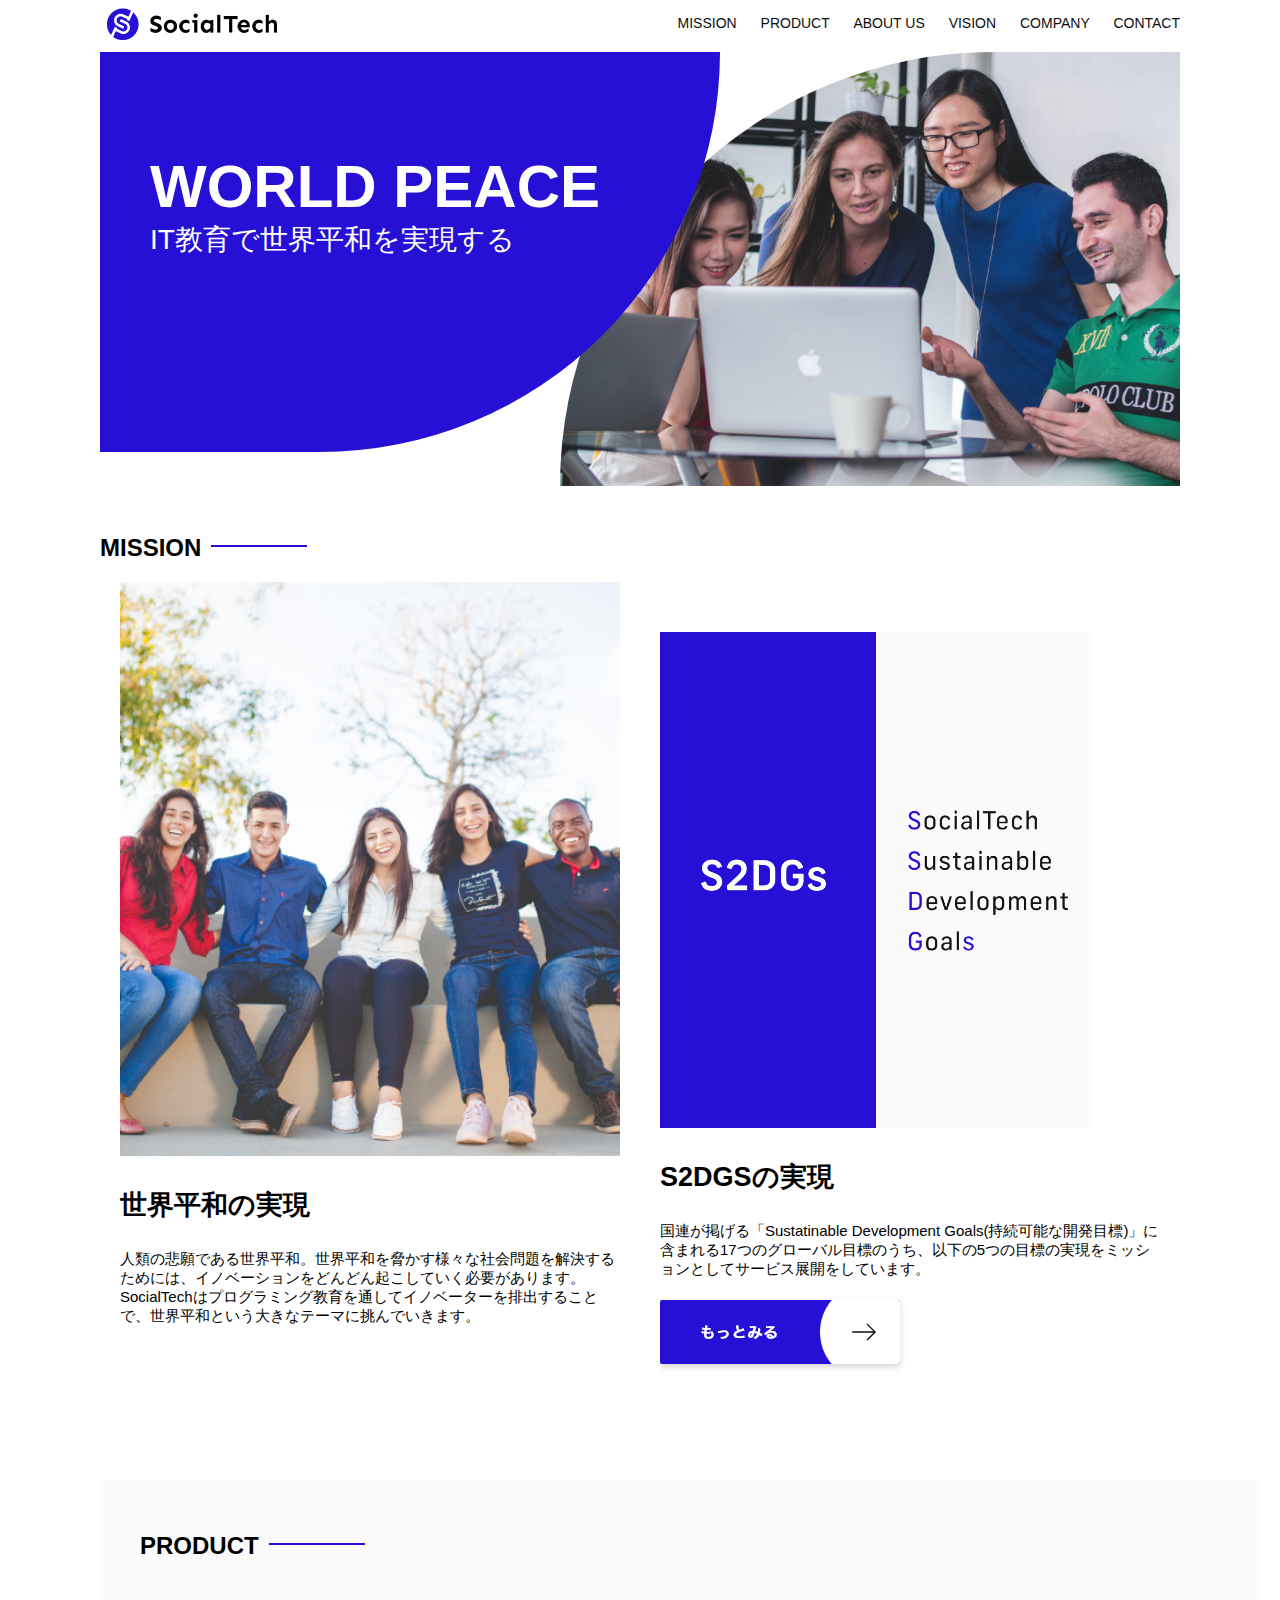
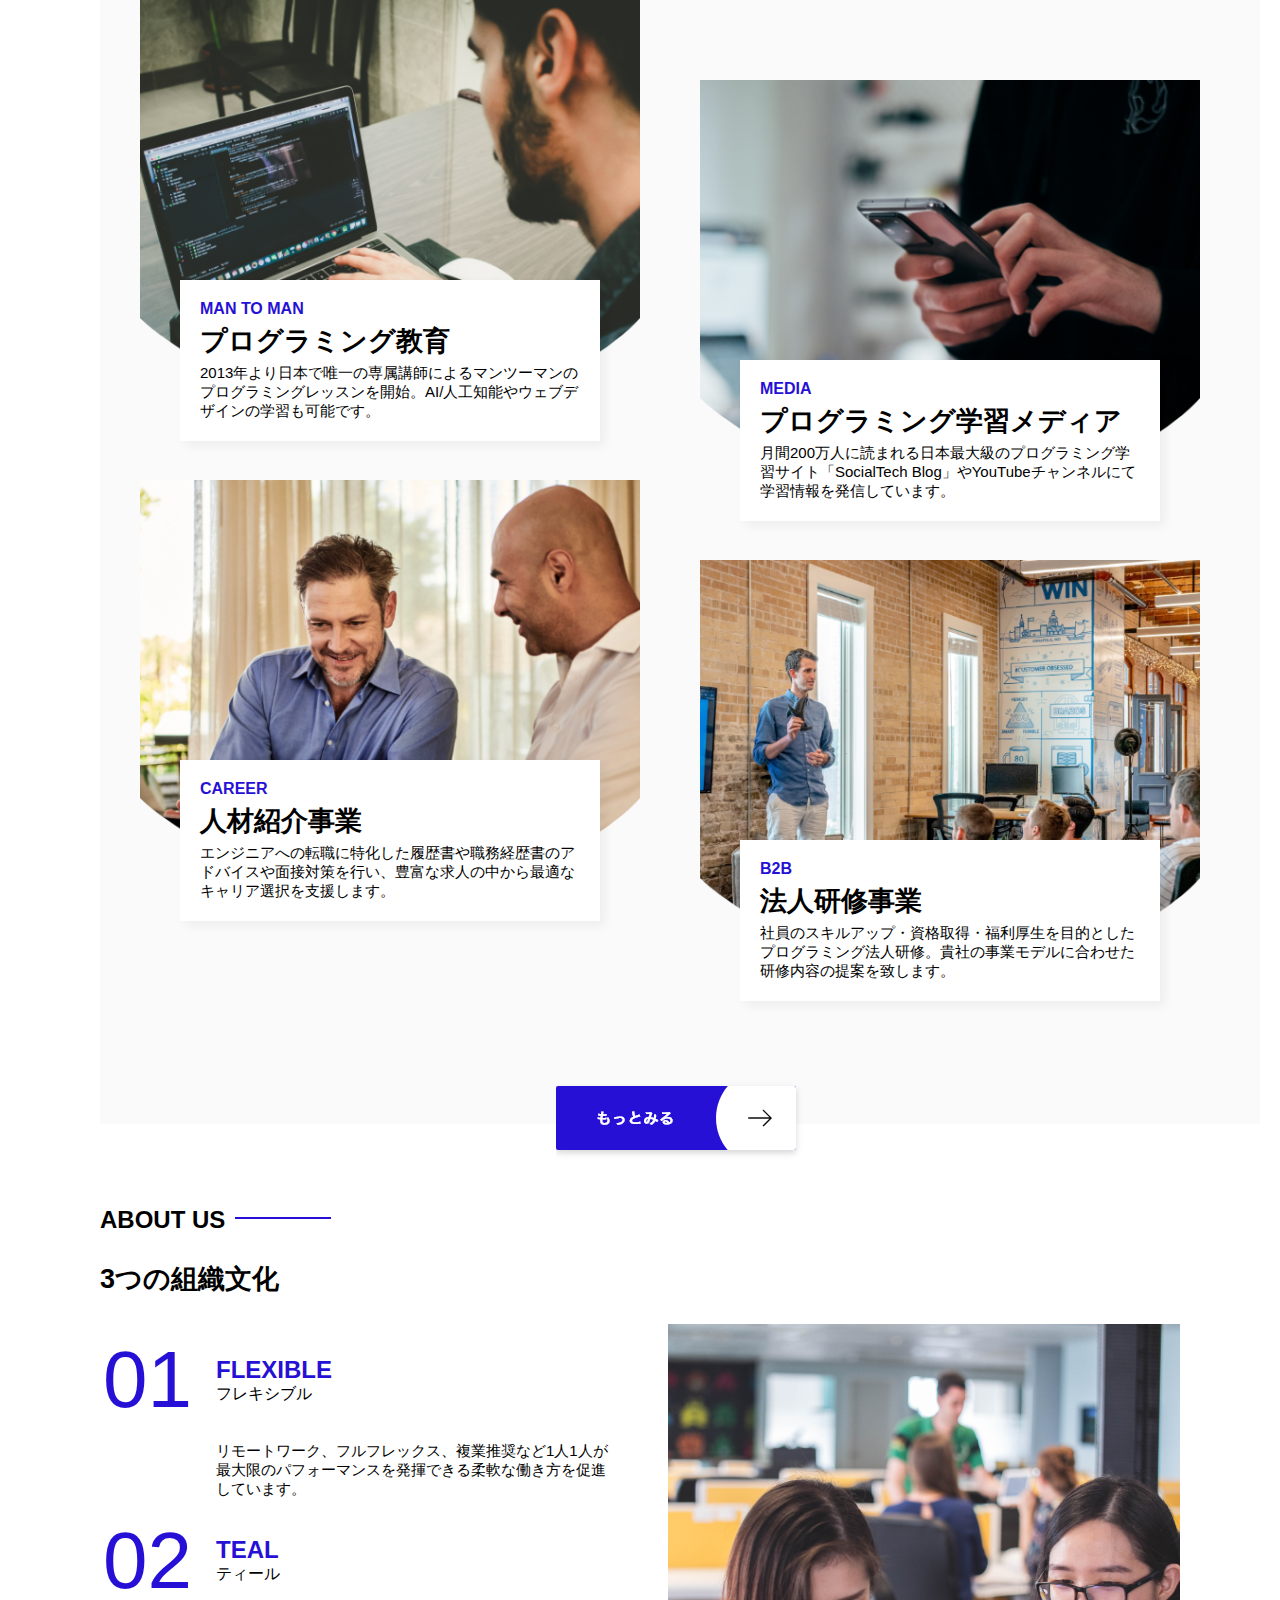
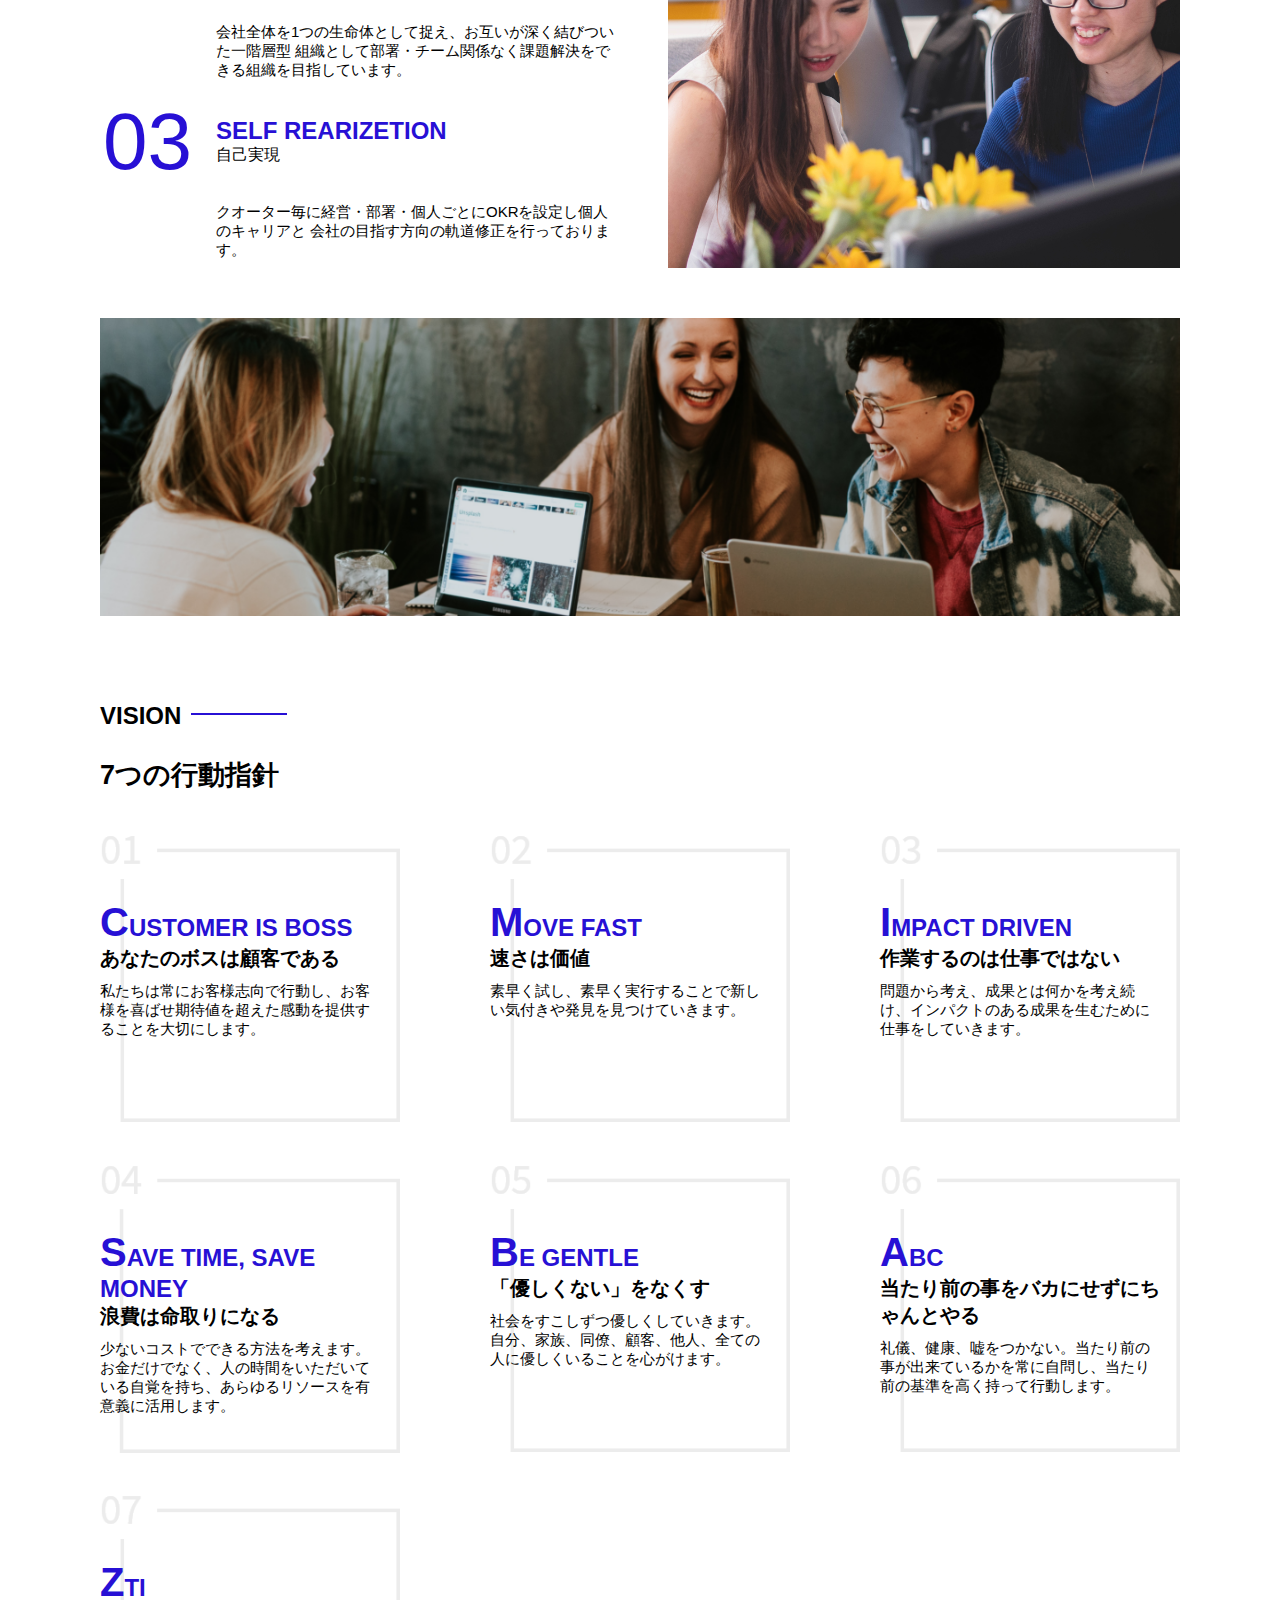
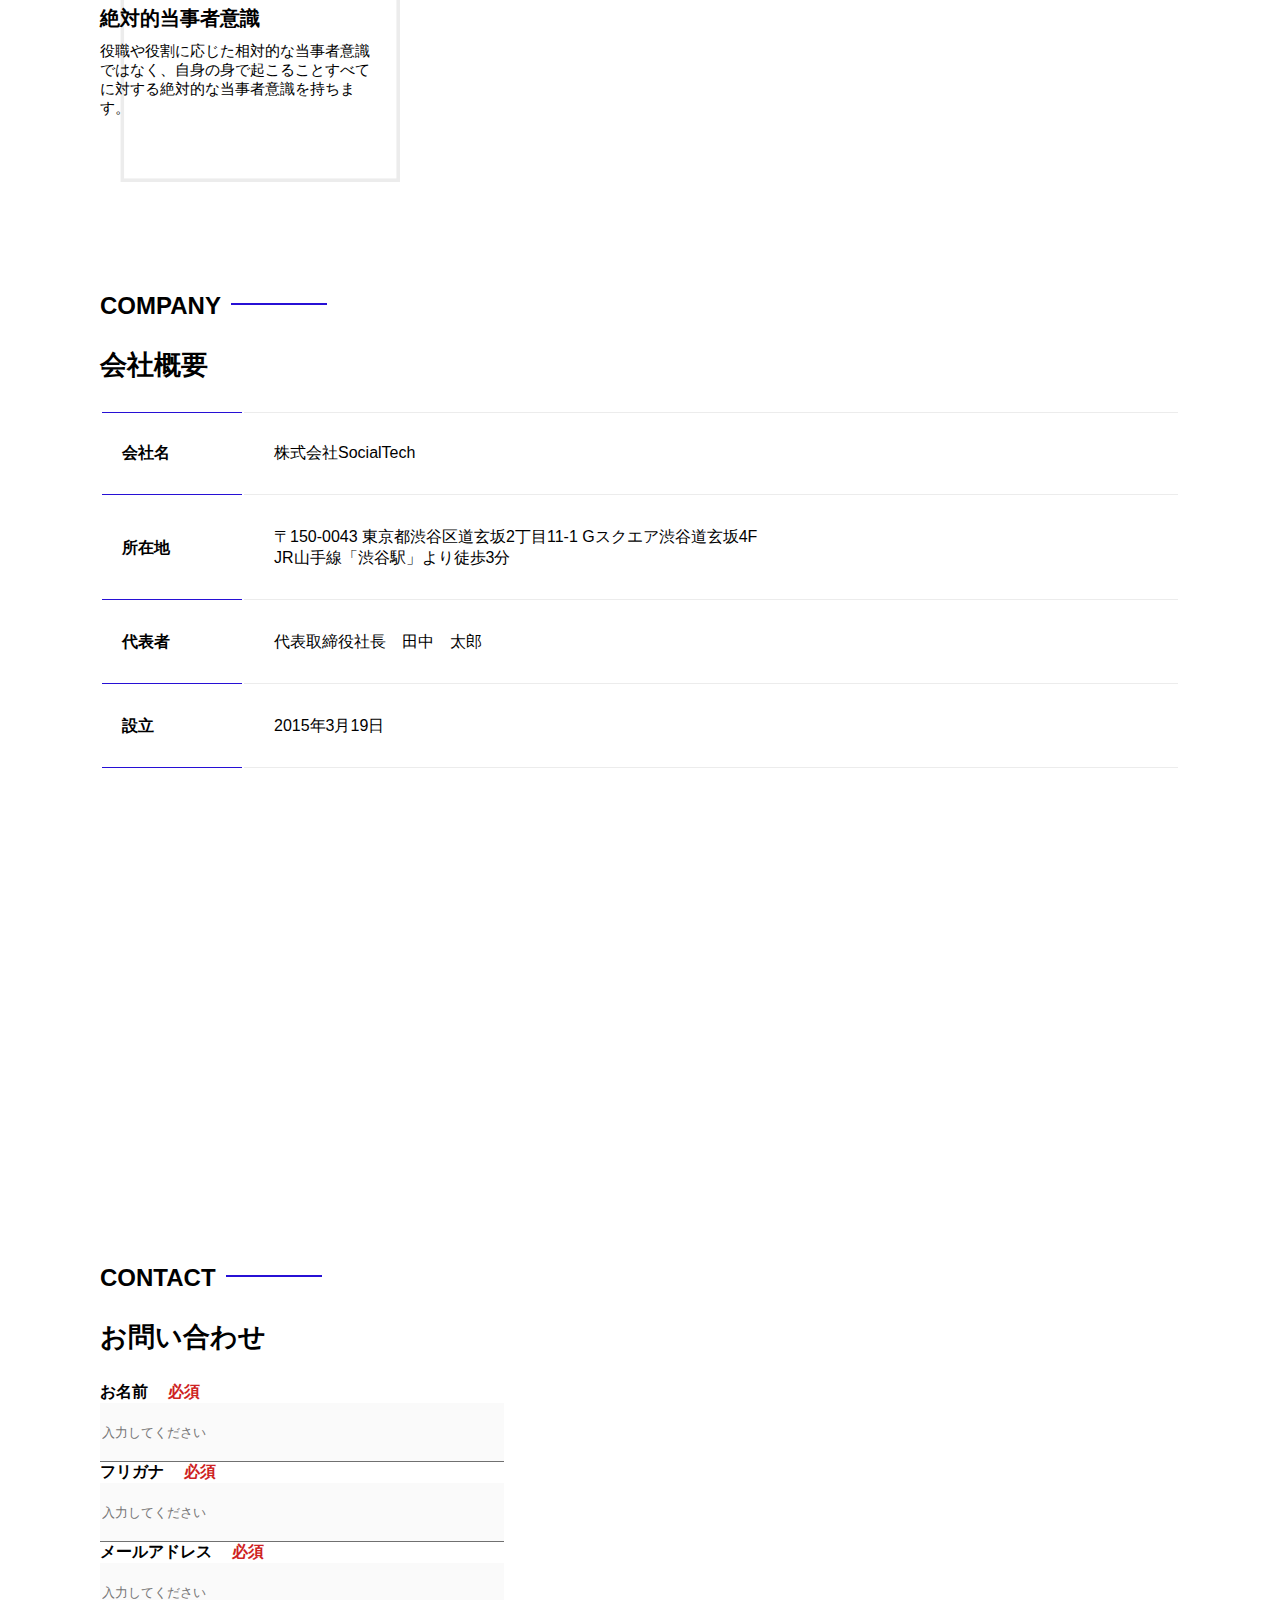
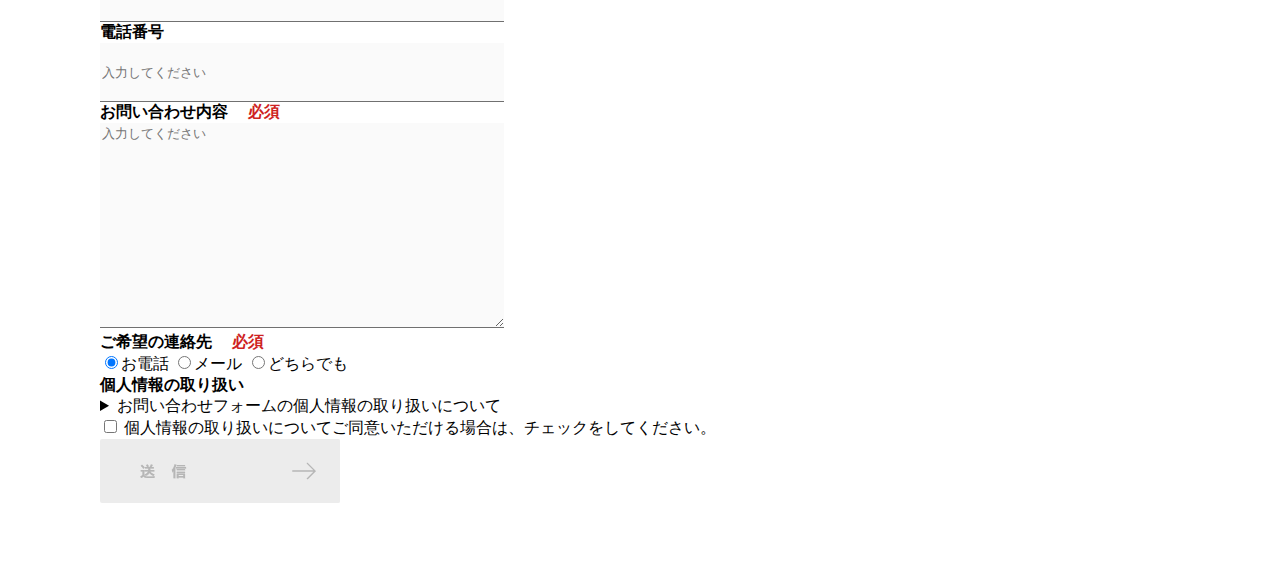
<file: index.html>
<!DOCTYPE html>
<html>
<head>
  <title>SocialTech</title>
  <meta charset="utf-8">
  <meta name="description" content="SocialTechはEdTech業界のリーディングカンパニーを目指します">
  <meta name="viewport" content="width=device-width", initial-scale="1.0">
  <link rel="stylesheet" href="style.css">
</head>
<body>
  <!-- ヘッダー -->
  <header>
    <!-- ロゴ -->
    <a href="index.html" id="logo"><img src="images/logo.png" alt="トップページに戻る"></a>

    <!-- PC用ナビゲーション -->
    <nav id="nav-pc">
      <a href="mission.html">MISSION</a>
      <a href="product.html">PRODUCT</a>
      <a href="index.html#aboutus">ABOUT US</a>
      <a href="index.html#vision">VISION</a>
      <a href="index.html#company">COMPANY</a>
      <a href="index.html#contact">CONTACT</a>
    </nav>
    <!-- スマホ用メニューボタン -->
    <img id="menu-sp" src="images/button-menu.png" alt="ナビゲーションを開く"
     onclick="document.getElementById('nav-sp').style.display = 'block'">
    
    <!-- スマホ用ナビゲーション -->
    <nav id="nav-sp">
      <img id="close" src="images/button-close.png" alt="ナビゲーションを閉じる" 
      onclick="document.getElementById('nav-sp').style.display = 'none'">
      <a id="logo-sp" href="index.html" onclick="document.getElementById('nav-sp').style.display = 'none'"><img src="images/logo-sp.png" alt="
      トップページに戻る"></a>
    <a class="menu" href="mission.html" onclick="document.getElementById('nav-sp').style.display = 'none'">MISSION</a>
    <a class="menu" href="product.html" onclick="document.getElementById('nav-sp').style.display = 'none'">PRODUCT</a>
    <a class="menu" href="index.html#aboutus" onclick="document.getElementById('nav-sp').style.display = 'none'">ABOUT US</a>
    <a class="menu" href="index.html#vision" onclick="document.getElementById('nav-sp').style.display = 'none'">VISION</a>
    <a class="menu" href="index.html#company" onclick="document.getElementById('nav-sp').style.display = 'none'">COMPANY</a>
    <a class="menu" href="index.html#contact" onclick="document.getElementById('nav-sp').style.display = 'none'">CONTACT</a>

  
    <div id="sns">
      <a href="https://www.facebook.com/sejuku2013"><img src="images/button-facebook.png" alt="Facebookのリンク"></a>
      <a href="https://twitter.com/samuraijuku"><img src="images/button-twitter.png" alt="Twitterのリンク"></a>
      <a href="https://www.youtube.com/channel/UCCFOQO5aDK0xXam4cUQXT8g"><img src="images/button-youtube.png" alt="YouTubeのリンク"></a>
    </div>
    </nav>
  </header>

  <main>
    <article>
      <!-- メインビジュアル -->
      <section id="main-visual">
        <div id="main-message">
          <h1>WORLD PEACE</h1>
          <p>IT教育で世界平和を実現する</p>
        </div>
        <img src="images/index/index-main.png" alt="PCの周りに集まる多国籍の仲間たち">
      </section>
      <!-- ミッション -->
      <section id="mission">
        <h2 class="index-h2">MISSION</h2>
        <div id="mission-flex">
          <div>
            <img id="mission-photo" src="images/index/index-mission.png" alt="屋外のベンチで写真を撮影する多国籍の仲間たち">
            <h3>世界平和の実現</h3>
            <p>
              人類の悲願である世界平和。世界平和を脅かす様々な社会問題を解決するためには、イノベーションをどんどん起こしていく必要があります。SocialTechはプログラミング教育を通してイノベーターを排出することで、世界平和という大きなテーマに挑んでいきます。
            </p>
          </div>
          <div>
            <img id="s2dgs" src="images/index/s2dgs.png" alt="s2dgs">
            <h3>S2DGSの実現</h3>
            <p>国連が掲げる「Sustatinable Development Goals(持続可能な開発目標)」に含まれる17つのグローバル目標のうち、以下の5つの目標の実現をミッションとしてサービス展開をしています。</p>
            <a href="mission.html">
              <img src="images/button-more.png" alt="もっとみる">
            </a>
          </div>
        </div>
      </section>
      <!-- プロダクト -->
      <section id="product">
        <h2 class="index-h2">PRODUCT</h2>
        <div>
          <div id="product-left">
          <div>
            <img class="product-photo" src="images/index/index-mantoman.png" alt="PCでコードを書く男性">
            <div class="product-explain">
             <span>MAN TO MAN</span>
             <h3>プログラミング教育</h3>
             <p>2013年より日本で唯一の専属講師によるマンツーマンのプログラミングレッスンを開始。AI/人工知能やウェブデザインの学習も可能です。</p>
            </div>
          </div>
           <div>
            <img class="product-photo" src="images/index/index-career.png" alt="笑顔で話し合う2人の男性">
            <div class="product-explain">
              <span>CAREER</span>
              <h3>人材紹介事業</h3>
              <p>エンジニアへの転職に特化した履歴書や職務経歴書のアドバイスや面接対策を行い、豊富な求人の中から最適なキャリア選択を支援します。</p>
            </div>
          </div>
        </div>  
        <div id="product-right">
          <div>
            <img class="product-photo" src="images/index/index-media.png" alt="スマートフォンを操作する人">
            <div class="product-explain">
              <span>MEDIA</span>
              <h3>プログラミング学習メディア</h3>
              <p>月間200万人に読まれる日本最大級のプログラミング学習サイト「SocialTech Blog」やYouTubeチャンネルにて学習情報を発信しています。</p>
            </div>
          </div>
          <div>
            <img class="product-photo" src="images/index/index-b2b.png" alt="講演中の男性とそれを聴く人々">
            <div class="product-explain">
              <span>B2B</span>
              <h3>法人研修事業</h3>
              <p>社員のスキルアップ・資格取得・福利厚生を目的としたプログラミング法人研修。貴社の事業モデルに合わせた研修内容の提案を致します。</p>
            </div>
          </div>
        </div>
        </div>
        <div>
          <a id="product-more" href="product.html">
            <img src="images/button-more.png" alt="もっとみる">
          </a>
        </div>
      </section>
      <!-- ABOUT US -->
      <section id="aboutus">
        <h2 class="index-h2">ABOUT US</h2>
        <h3>3つの組織文化</h3>
        <div>
          <table class="culture-table">
            <tr>
              <td>
                <span class="culture-num">01</span>
              </td>
              <td>
                <span class="culture-en">FLEXIBLE</span>
                <span class="culture-ja">フレキシブル</span>
              </td>
            </tr>
            <tr>
              <td>
                <!-- 空のセル -->
              </td>
              <td>
                <p class="culture-description">
                  リモートワーク、フルフレックス、複業推奨など1人1人が最大限のパフォーマンスを発揮できる柔軟な働き方を促進しています。
                </p>
              </td>
            </tr>
            <tr>
              <td>
                <span class="culture-num">02</span>
              </td>
              <td>
                <span class="culture-en">TEAL</span>
                <span class="culture-ja">ティール</span>
              </td>
            </tr>
            <tr>
              <td>
                <!-- 空のセル -->
              </td>
            <td>
              <p class="culture-description">
                会社全体を1つの生命体として捉え、お互いが深く結びついた一階層型
                組織として部署・チーム関係なく課題解決をできる組織を目指しています。
              </p>
            </td>
          </tr>
          <tr>
            <td>
              <span class="culture-num">03</span>
            </td>
            <td>
              <span class="culture-en">SELF REARIZETION</span>
              <span class="culture-ja">自己実現</span>
            </td>
          </tr>
          <tr>
            <td>
            <td>
              <p class="culture-description">
                クオーター毎に経営・部署・個人ごとにOKRを設定し個人のキャリアと
                会社の目指す方向の軌道修正を行っております。
              </p>
            </td>
          </tr>
          </table>
          <img class="culture-img" src="images/index/index-aboutus1.png" alt="笑顔で話し合う2人の女性">
        </div>
        <img class="culture-img2" src="images/index//index-aboutus2.png" alt="笑顔で話し合う３人の女性">
      </section>
      <!-- VISION -->
      <section id="vision">
        <h2 class="index-h2">VISION</h2>
        <h3>7つの行動指針</h3>
        <div>
          <div class="vision-box">
            <img src="images/index/vision-01.png" alt="01">
            <span>
              <h4>CUSTOMER IS BOSS</h4>
              <h5>あなたのボスは顧客である</h5>
              <p>私たちは常にお客様志向で行動し、お客様を喜ばせ期待値を超えた感動を提供することを大切にします。</p>
            </span>
          </div>
          <div class="vision-box">
            <img src="images/index/vision-02.png" alt="02">
            <span>
              <h4>MOVE FAST</h4>
              <h5>速さは価値</h5>
              <p>素早く試し、素早く実行することで新しい気付きや発見を見つけていきます。</p>
            </span>
          </div>
          <div class="vision-box">
            <img src="images/index/vision-03.png" alt="03">
            <span>
              <h4>IMPACT DRIVEN</h4>
              <h5>作業するのは仕事ではない</h5>
              <p>問題から考え、成果とは何かを考え続け、インパクトのある成果を生むために仕事をしていきます。</p>
            </span>
          </div>
          <div class="vision-box">
            <img src="images/index/vision-04.png" alt="04">
            <span>
              <h4>SAVE TIME, SAVE MONEY</h4>
              <h5>浪費は命取りになる</h5>
              <p>少ないコストでできる方法を考えます。お金だけでなく、人の時間をいただいている自覚を持ち、あらゆるリソースを有意義に活用します。</p>
            </span>
          </div>
          <div class="vision-box">
            <img src="images/index/vision-05.png" alt="05">
            <span>
              <h4>BE GENTLE</h4>
              <h5>「優しくない」をなくす</h5>
              <p>社会をすこしずつ優しくしていきます。自分、家族、同僚、顧客、他人、全ての人に優しくいることを心がけます。</p>
            </span>
          </div>
          <div class="vision-box">
            <img src="images/index/vision-06.png" alt="06">
            <span>
              <h4>ABC</h4>
              <h5>当たり前の事をバカにせずにちゃんとやる</h5>
              <p>礼儀、健康、嘘をつかない。当たり前の事が出来ているかを常に自問し、当たり前の基準を高く持って行動します。</p>
            </span>
          </div>
          <div class="vision-box">
            <img src="images/index/vision-07.png" alt="07">
            <span>
              <h4>ZTI</h4>
              <h5>絶対的当事者意識</h5>
              <p>役職や役割に応じた相対的な当事者意識ではなく、自身の身で起こることすべてに対する絶対的な当事者意識を持ちます。</p>
            </span>
          </div>
        </div>
      </section>
      <!-- COMPANY -->
      <section id="company">
        <h2 class="index-h2">COMPANY</h2>
        <h3>会社概要</h3>
        <table id="company-table">
          <tr>
            <th class="tableheader-first">会社名</th>
            <td class="cell-first">株式会社SocialTech</td>
          </tr>
          <tr>
            <th class="tableheader">所在地</th>
            <td class="cell">〒150-0043 東京都渋谷区道玄坂2丁目11-1 Gスクエア渋谷道玄坂4F<br>JR山手線「渋谷駅」より徒歩3分</td>
          </tr>
          <tr>
            <th class="tableheader">代表者</th>
            <td class="cell">代表取締役社長　田中　太郎</td>
          </tr>
          <tr>
            <th class="tableheader">設立</th>
            <td class="cell">2015年3月19日</td>
          </tr>
        </table>
       <iframe src="https://www.google.com/maps/embed?pb=!1m18!1m12!1m3!1d3241.7720209617282!2d139.6938546155346!3d35.65798813885307!2m3!1f0!2f0!3f0!3m2!1i1024!2i768!4f13.1!3m3!1m2!1s0x60188caa00761ef7%3A0xca365495c8ced290!2z44CSMTUwLTAwNDMg5p2x5Lqs6YO95riL6LC35Yy66YGT546E5Z2C77yS5LiB55uu77yR77yR4oiS77yRIEpNRuODk-ODq-a4i-iwtzAz!5e0!3m2!1sja!2sjp!4v1672707589360!5m2!1sja!2sjp" width="600" height="450" style="border:0;" allowfullscreen="" loading="lazy">
      </iframe>
      </section>
      <!-- お問い合わせフォーム -->
      <section id="contact">
        <h2 class="index-h2">CONTACT</h2>
        <h3>お問い合わせ</h3>
        <!-- STATIC FORMSのフォームタグ -->
        <form action="https://api.staticforms.xyz/submit" method="post">
          <input type="text" name="honeypot" style="display:none">
          <!-- STATIC FORMSのアクセスキー -->
          <input type="hidden" name="accessKey" value="db48b074-801b-4bd3-865b-652ba3f18e8f">
          <!-- メールのタイトル -->
          <input type="hidden" name="subject" value="お問い合わせフォーム" />
          <!-- 送信先のメールアドレスをvalueに設定する -->
          <input type="hidden" name="replyTo" value="hiro_4609_0926@yahoo.co.jp">
          <!-- redirectToのURLは公開後のURLへリンクする -->
          <input type="hidden" name="redirectTo" value="">
          </form>
          <div>
            <div class="contact-heading">
              <label class="contact-label">お名前<span class="contact-span">必須</span></label>
            </div>
            <div class="contact-form">
              <input type="text" name="name" placeholder="入力してください" class="contact-textbox">
            </div>
          </div>
          <div>
          <div class="contact-heading">
            <label class="contact-label">フリガナ<span class="contact-span">必須</span></label>
          </div>
          <div>
            <input type="text" name="hurigana" placeholder="入力してください" class="contact-textbox">
          </div>
          </div>
          <div>
            <div class="contact-heading">
              <label class="contact-label">メールアドレス<span class="contact-span">必須</span></label>
            </div>
            <div>
              <input type="text" name="email" placeholder="入力してください" class="contact-textbox">
            </div>
          </div>
          <div>
            <div class="contact-heading">
              <label class="contact-label">電話番号</label>
            </div>
            <div>
              <input type="text" name="tel" placeholder="入力してください" class="contact-textbox">
            </div>
          </div>
          <div>
            <div class="contact-heading">
              <label class="contact-label">お問い合わせ内容<span class="contact-span">必須</span></label>
            </div>
            <div>
              <textarea class="contact-textarea" placeholder="入力してください" name="message"></textarea>
            </div>
          </div>
          <div>
            <div class="contact-heading">
              <label class="contact-label">ご希望の連絡先<span class="contact-span">必須</span></label>
            </div>
            <div>
              <input class="radiobutton" type="radio" value="tel" name="contact" checked><label>お電話</label>
              <input class="radiobutton" type="radio" value="mail" name="contact" ><label>メール</label>
              <input class="radiobutton" type="radio" value="both" name="contact" ><label>どちらでも</label>
            </div>
          </div>
          <div>
            <div class="contact-heading">
              <label class="contact-label">個人情報の取り扱い</label>
            </div>
            <div>
              <details>
                <summary>お問い合わせフォームの個人情報の取り扱いについて</summary>
                <div>
                  <span>１．組織の名称又は氏名</span><br>
                  株式会社SocialTech<br><br>
                  <span>２．個人情報保護管理者（若しくはその代理人）の氏名又は職名、所属および連絡先<br>
                    鈴木一郎　コーポレート部</span><br>
                    メールアドレス:support@socialtech.net<br>
                    TEL：03-xxxx-xxxx<br>
                  <span>３．個人情報の利用目的</span><br>
                  ・本サービス及び本サービスに関連する情報の提供又はそれらに関する連絡のため<br>
                  ・ユーザーの本人確認のため<br>
                  ・当社サービスのご案内のため<br>
                  ・当社の商品等の広告または宣伝（電子メールによるものを含むものとします。）<br><br>
                  <span>４．個人情報の取り扱い業務の委託</span><br>
                  個人情報の取扱業務の全部または一部を外部に業務委託する場合があります。<br>
                  その際、弊社は、個人情報を適切に保護できる管理体制を敷き実行していることを条件として<br>
                  委託先を厳選したうえで、機密保持契約を委託先と締結し、お客様の個人情報を厳密に管理させます。<br>
                  <span>５．個人情報の開示等の請求</span><br>
                  お客様は、弊社に対してご自身の個人情報の開示等（利用目的の通知、開示、内容の訂正・追加・削除、利用の停止または消去、第三者への提供の停止）に関して、当社問合わせ窓口に申し出ることができます。<br>
                   その際、弊社はお客様ご本人を確認させていただいたうえで、合理的な期間内に対応いたします。<br><br>
                   なお、個人情報に関する弊社問合わせ先は、次の通りです。<br><br>
                   株式会社SocialTech　個人情報問合せ窓口<br>
                   〒150-0043　東京都渋谷区道玄坂2丁目11-1 Ｇスクエア渋谷道玄坂 4F<br>
                   メールアドレス：support@socialtech.net　TEL：03-xxxx-xxxx<br><br>
                  <span>６．個人情報を提供されることの任意性について</span><br><br>
                  お客様がご自身の個人情報を弊社に提供されるか否かは、お客様のご判断によりますが、もしご提供されない場合には、適切なサービスが提供できない場合がありますので予めご了承ください。
                </div>
              </details>
              <input type="checkbox" name="agree">
              <span>個人情報の取り扱いについてご同意いただける場合は、チェックをしてください。</span>
            </div>
          </div>
          <input type="image" src="images/button-submit.png" alt="送信する">
        </form>
      </section>
    </article>
   
    </footer>
  </main>

<!-- 以下の場所までスクロールされる -->
<section id="aboutus">

</section>

</body>
</html>
</file>
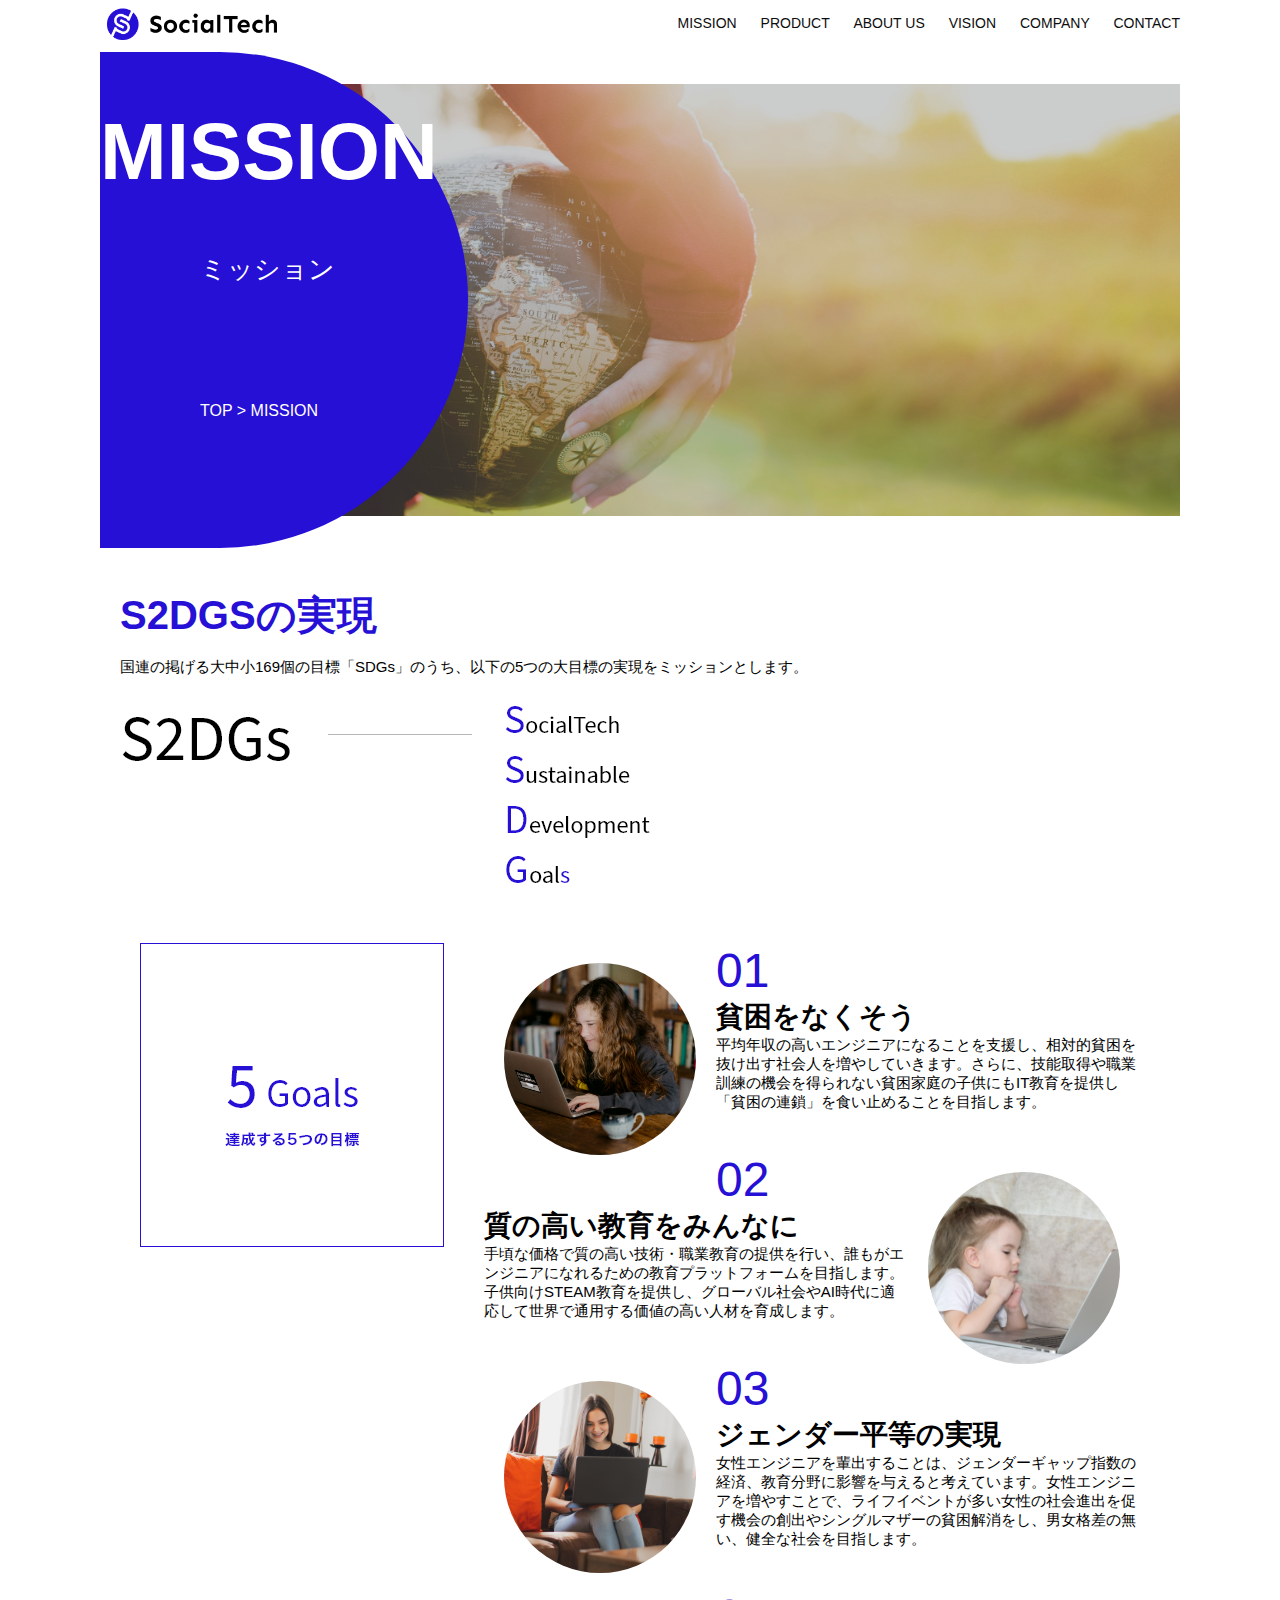
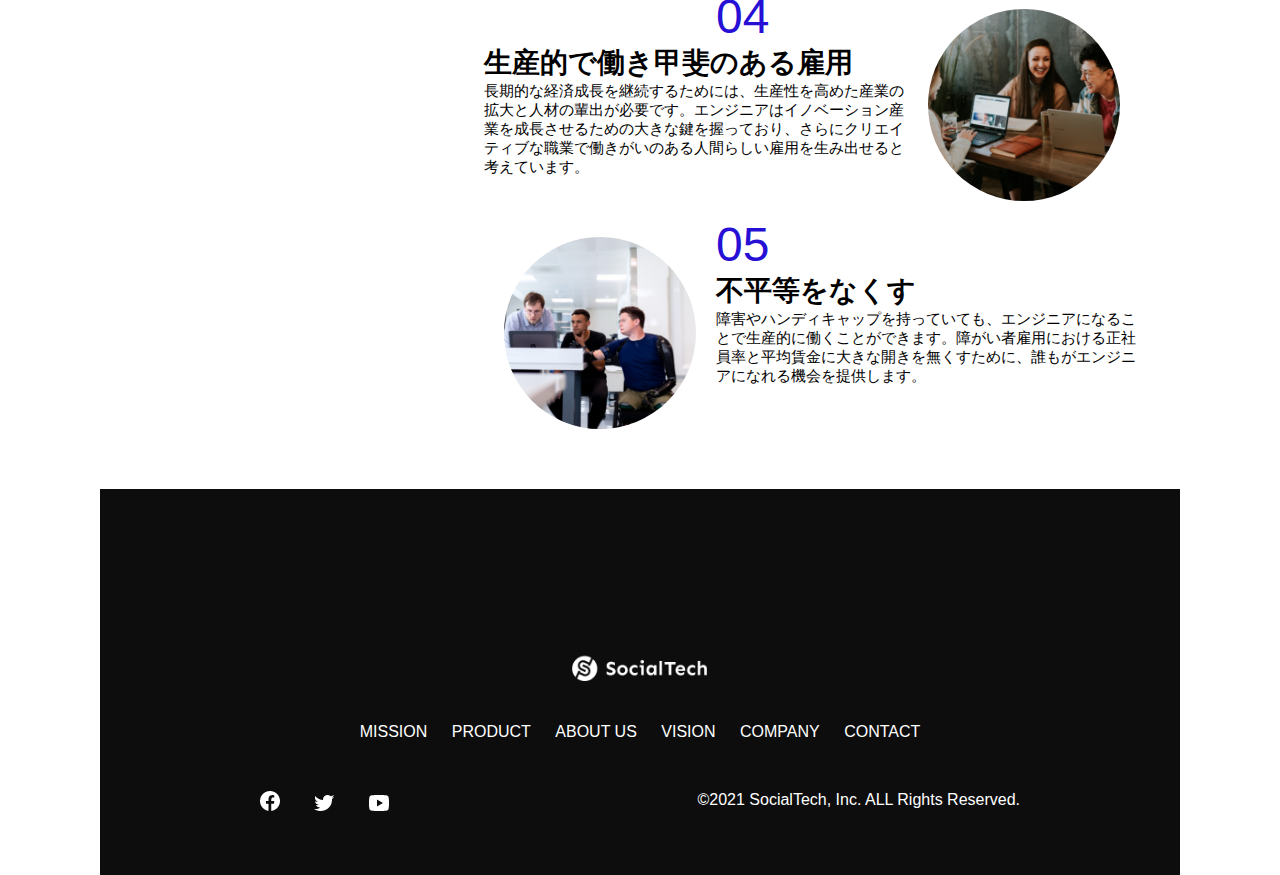
<file: mission.html>
<!DOCTYPE html>
<html>
<head>
  <title>SocialTech - MISSION ミッション -</title>
  <meta charset="utf-8">
  <meta name="description" content="SocialTechが目指す5つの目標（S2DGs）を紹介します">
  <meta name="viewport" content="width=device-width, initial-scale=1.0">
  <link rel="stylesheet" href="style.css">
</head>
<body>
  <!-- ヘッダー -->
  <header>
    <!-- ロゴ -->
    <a href="index.html" id="logo"><img src="images/logo.png" alt="トップページに戻る"></a>

    <!-- PC用ナビゲーション -->
    <nav id="nav-pc">
      <a href="mission.html">MISSION</a>
      <a href="product.html">PRODUCT</a>
      <a href="index.html#aboutus">ABOUT US</a>
      <a href="index.html#vision">VISION</a>
      <a href="index.html#company">COMPANY</a>
      <a href="index.html#contact">CONTACT</a>
    </nav>
    <!-- スマホ用メニューボタン -->
    <img id="menu-sp" src="images/button-menu.png" alt="ナビゲーションを開く"
     onclick="document.getElementById('nav-sp').style.display = 'block'">
    
    <!-- スマホ用ナビゲーション -->
    <nav id="nav-sp">
      <img id="close" src="images/button-close.png" alt="ナビゲーションを閉じる" 
      onclick="document.getElementById('nav-sp').style.display = 'none'">
      <a id="logo-sp" href="index.html" onclick="document.getElementById('nav-sp').style.display = 'none'"><img src="images/logo-sp.png" alt="
      トップページに戻る"></a>
    <a class="menu" href="mission.html" onclick="document.getElementById('nav-sp').style.display = 'none'">MISSION</a>
    <a class="menu" href="product.html" onclick="document.getElementById('nav-sp').style.display = 'none'">PRODUCT</a>
    <a class="menu" href="index.html#aboutus" onclick="document.getElementById('nav-sp').style.display = 'none'">ABOUT US</a>
    <a class="menu" href="index.html#vision" onclick="document.getElementById('nav-sp').style.display = 'none'">VISION</a>
    <a class="menu" href="index.html#company" onclick="document.getElementById('nav-sp').style.display = 'none'">COMPANY</a>
    <a class="menu" href="index.html#contact" onclick="document.getElementById('nav-sp').style.display = 'none'">CONTACT</a>

  
    <div id="sns">
      <a href="https://www.facebook.com/sejuku2013"><img src="images/button-facebook.png" alt="Facebookのリンク"></a>
      <a href="https://twitter.com/samuraijuku"><img src="images/button-twitter.png" alt="Twitterのリンク"></a>
      <a href="https://www.youtube.com/channel/UCCFOQO5aDK0xXam4cUQXT8g"><img src="images/button-youtube.png" alt="YouTubeのリンク"></a>
    </div>
    </nav>
  </header>
  <main>
  <article>
    <section id="mission-main">
      <div id="mission-title">
        <h1>MISSION</h1>
        <span>ミッション</span>
        <div>TOP > MISSION</div>
      </div>
    </section>
    <section id="mission-s2dgs">
      <h2 class="mission-h2">S2DGSの実現</h2>
      <p>国連の掲げる大中小169個の目標「SDGs」のうち、以下の5つの大目標の実現をミッションとします。</p>
      <img src="images/mission/mission-s2dgs.png">
    </section>
    <section id="mission-5goals">
      <div>
        <img id="s2dgs-image" src="images/mission/mission-5goals.png" alt="5Goals">
      </div>
      <div>
        <div>
          <img class="fivegoals-image-left" src="images/mission/mission-5goals01.png" alt="PCを操作する女の子">
          <span class="fivegoals-number">01</span>
          <h3 class="fivegoals-h3">貧困をなくそう</h3>
          <p class="fivegoals-p">
            平均年収の高いエンジニアになることを支援し、相対的貧困を抜け出す社会人を増やしていきます。さらに、技能取得や職業訓練の機会を得られない貧困家庭の子供にもIT教育を提供し「貧困の連鎖」を食い止めることを目指します。
          </p>
        </div>
        <div>
          <img class="fivegoals-image-right" src="images/mission/mission-5goals02.png" alt="PCを見つめる小さい女の子">
          <span class="fivegoals-number">02</span>
          <h3 class="fivegoals-h3">質の高い教育をみんなに</h3>
          <p class="fivegoals-p">手頃な価格で質の高い技術・職業教育の提供を行い、誰もがエンジニアになれるための教育プラットフォームを目指します。子供向けSTEAM教育を提供し、グローバル社会やAI時代に適応して世界で通用する価値の高い人材を育成します。</p>
        </div>
        <div>
          <img class="fivegoals-image-left" src="images/mission/mission-5goals03.png" alt="PCを操作する女性">
          <span class="fivegoals-number">03</span>
          <h3 class="fivegoals-h3">ジェンダー平等の実現</h3>
          <p class="fivegoals-p"> 女性エンジニアを輩出することは、ジェンダーギャップ指数の経済、教育分野に影響を与えると考えています。女性エンジニアを増やすことで、ライフイベントが多い女性の社会進出を促す機会の創出やシングルマザーの貧困解消をし、男女格差の無い、健全な社会を目指します。</p>
        </div>
        <div>
          <img class="fivegoals-image-right" src="images/mission/mission-5goals04.png" alt="笑顔で話し合う3人の男女">
          <span class="fivegoals-number">04</span>
          <h3 class="fivegoals-h3">生産的で働き甲斐のある雇用</h3>
          <p class="fivegoals-p"> 長期的な経済成長を継続するためには、生産性を高めた産業の拡大と人材の輩出が必要です。エンジニアはイノベーション産業を成長させるための大きな鍵を握っており、さらにクリエイティブな職業で働きがいのある人間らしい雇用を生み出せると考えています。</p>
        </div>
        <div>
          <img class="fivegoals-image-left" src="images/mission/mission-5goals05.png" alt="障害を持つ男性が生き生きと働く様子">
          <span class="fivegoals-number">05</span>
          <h3 class="fivegoals-h3">不平等をなくす</h3>
          <p class="fivegoals-p"> 障害やハンディキャップを持っていても、エンジニアになることで生産的に働くことができます。障がい者雇用における正社員率と平均賃金に大きな開きを無くすために、誰もがエンジニアになれる機会を提供します。</p>
        </div>
      </div>
    </section>
  </article>

  <footer>
    <footer>
      <div id="footer-logo">
        <img src="images/logo-sp.png" alt="SocialTech">
      </div>
      <div id="footer-link">
        <a href="mission.html">MISSION</a>
        <a href="product.html">PRODUCT</a>
        <a href="index.html#aboutus">ABOUT US</a>
        <a href="index.html#vision">VISION</a>
        <a href="index.html#company">COMPANY</a>
        <a href="index.html#contact">CONTACT</a>
      </div>
      <div id="sns-footer">
        <a href="https://www.facebook.com/sejuku2013"><img src="images/button-facebook.png" alt="Facebookのリンク"></a>
        <a href="https://twitter.com/samuraijuku"><img src="images/button-twitter.png" alt="Twitterのリンク"></a>
        <a href="https://www.youtube.com/channel/UCCFOQO5aDK0xXam4cUQXT8g"><img src="images/button-youtube.png" alt="YouTubeのリンク"></a>
          <span id="copyright">&copy;2021 SocialTech, Inc. ALL Rights Reserved.</span>
      </div>
  </footer>
</main>
</body>
</html>
</file>
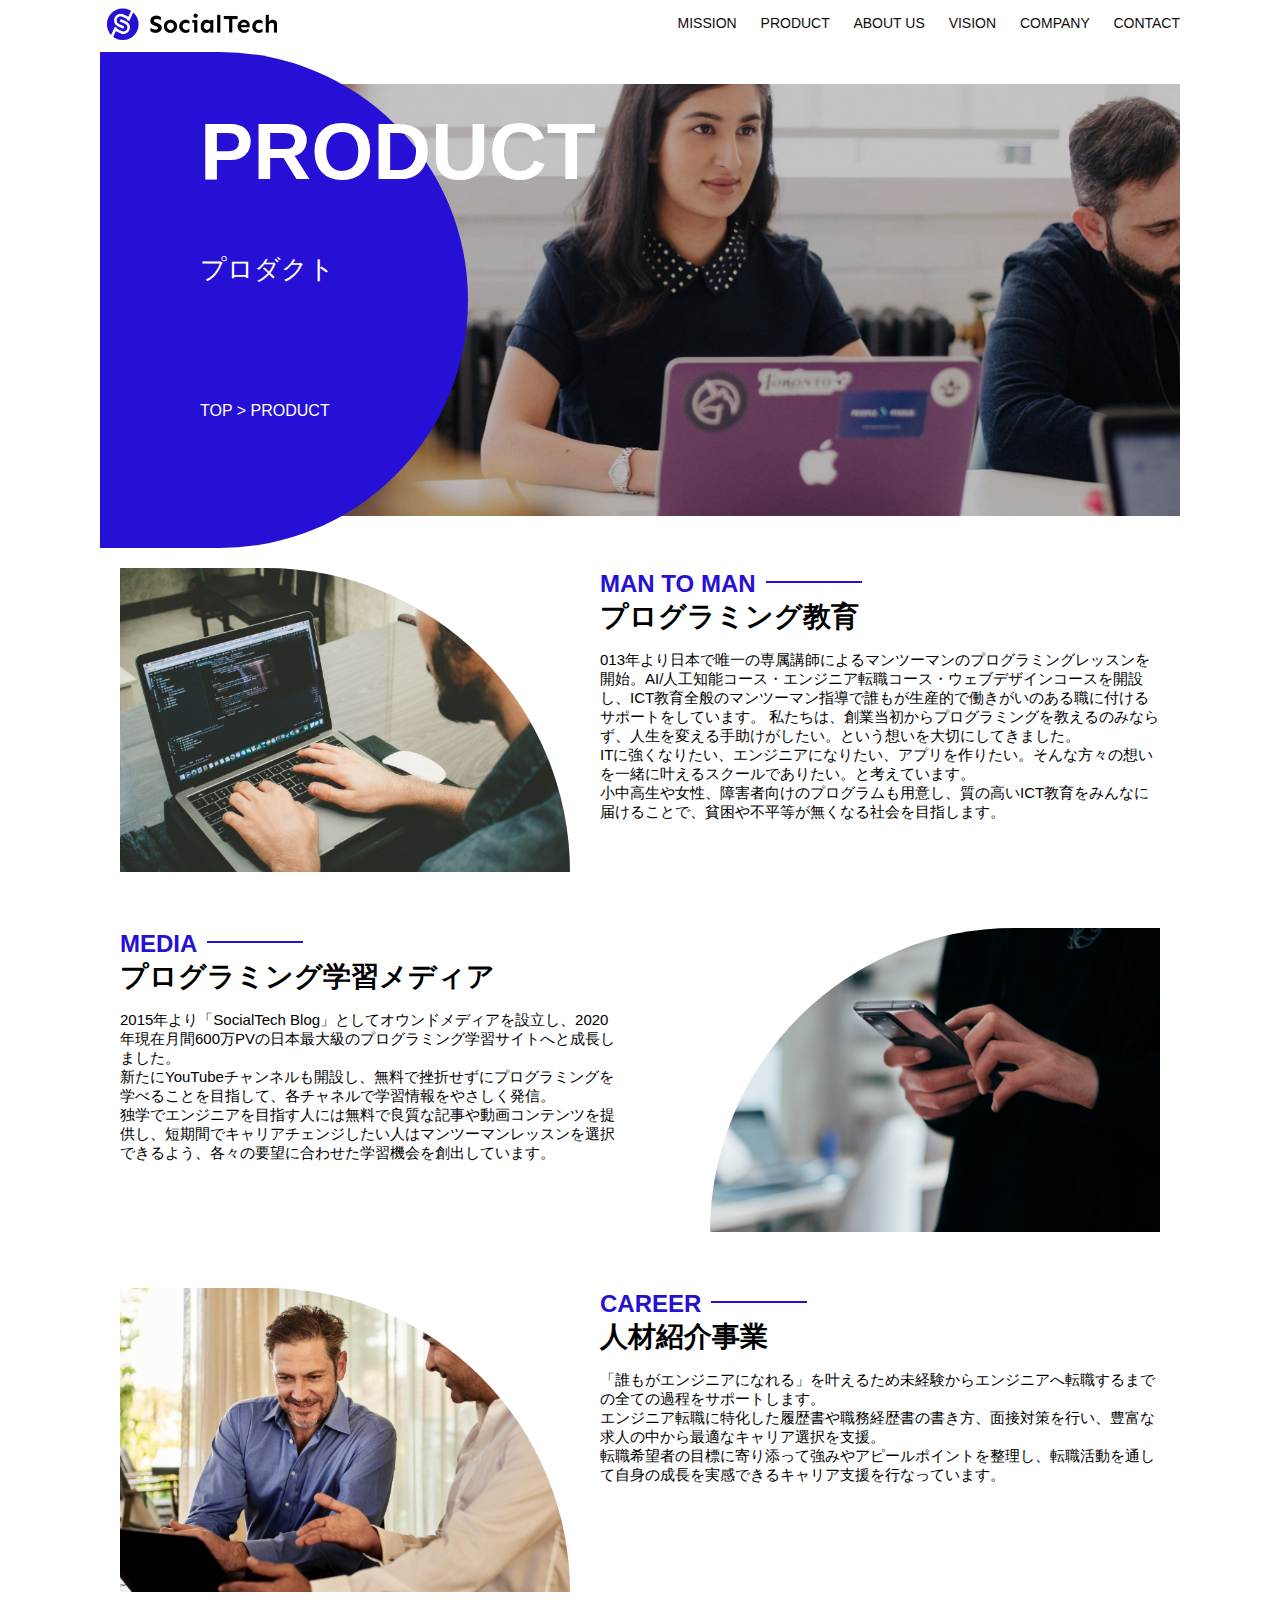
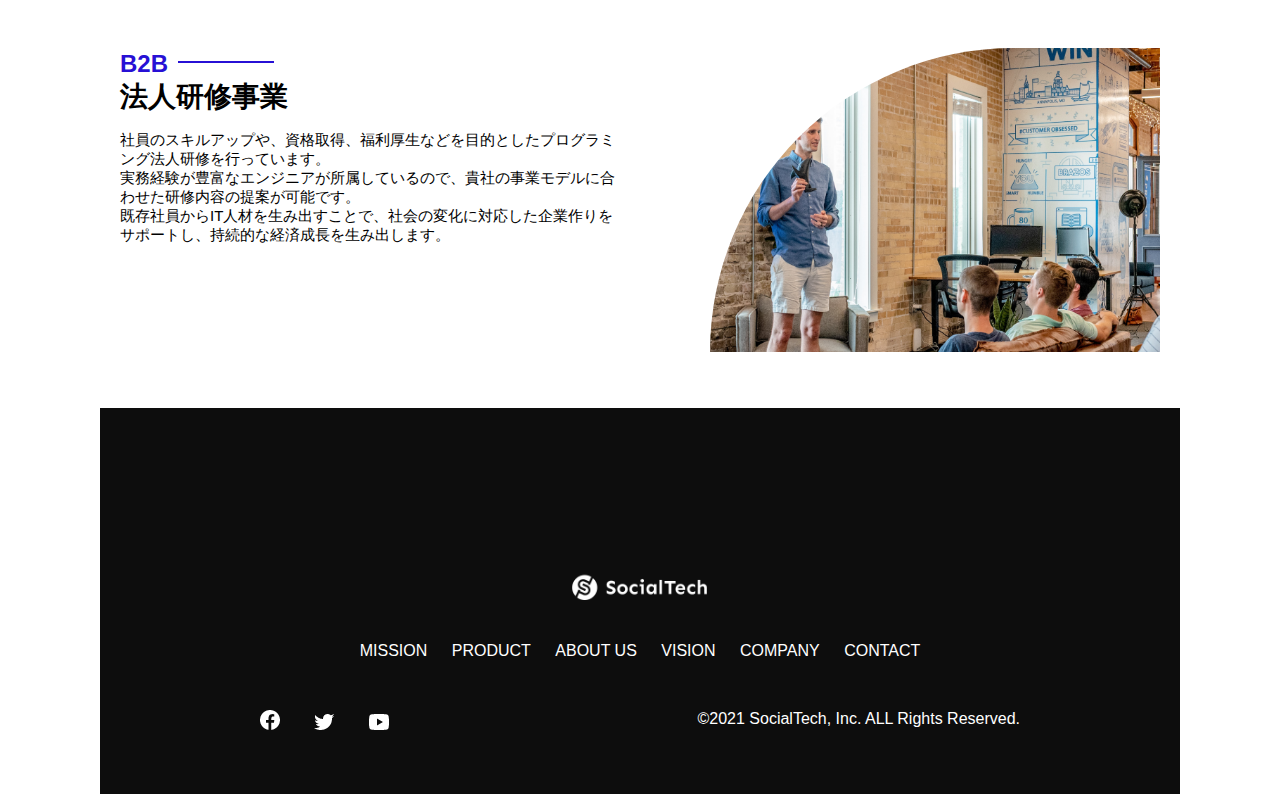
<file: product.html>
<!DOCTYPE html>
<html>
<head>
  <title>SocialTech - PRODUCT プロダクト-</title>
  <meta charset="utf-8">
  <meta name="description" content="SocialTechの4つのプロダクトを紹介します">
  <meta name="viewport" content="width=device-width, initial-scale=1.0">
  <link rel="stylesheet" href="style.css">
</head>
<body>
  <!-- ヘッダー -->
  <header>
    <!-- ロゴ -->
    <a href="index.html" id="logo"><img src="images/logo.png" alt="トップページに戻る"></a>

    <!-- PC用ナビゲーション -->
    <nav id="nav-pc">
      <a href="mission.html">MISSION</a>
      <a href="product.html">PRODUCT</a>
      <a href="index.html#aboutus">ABOUT US</a>
      <a href="index.html#vision">VISION</a>
      <a href="index.html#company">COMPANY</a>
      <a href="index.html#contact">CONTACT</a>
    </nav>
    <!-- スマホ用メニューボタン -->
    <img id="menu-sp" src="images/button-menu.png" alt="ナビゲーションを開く"
     onclick="document.getElementById('nav-sp').style.display = 'block'">
    
    <!-- スマホ用ナビゲーション -->
    <nav id="nav-sp">
      <img id="close" src="images/button-close.png" alt="ナビゲーションを閉じる" 
      onclick="document.getElementById('nav-sp').style.display = 'none'">
      <a id="logo-sp" href="index.html" onclick="document.getElementById('nav-sp').style.display = 'none'"><img src="images/logo-sp.png" alt="
      トップページに戻る"></a>
    <a class="menu" href="mission.html" onclick="document.getElementById('nav-sp').style.display = 'none'">MISSION</a>
    <a class="menu" href="product.html" onclick="document.getElementById('nav-sp').style.display = 'none'">PRODUCT</a>
    <a class="menu" href="index.html#aboutus" onclick="document.getElementById('nav-sp').style.display = 'none'">ABOUT US</a>
    <a class="menu" href="index.html#vision" onclick="document.getElementById('nav-sp').style.display = 'none'">VISION</a>
    <a class="menu" href="index.html#company" onclick="document.getElementById('nav-sp').style.display = 'none'">COMPANY</a>
    <a class="menu" href="index.html#contact" onclick="document.getElementById('nav-sp').style.display = 'none'">CONTACT</a>

  
    <div id="sns">
      <a href="https://www.facebook.com/sejuku2013"><img src="images/button-facebook.png" alt="Facebookのリンク"></a>
      <a href="https://twitter.com/samuraijuku"><img src="images/button-twitter.png" alt="Twitterのリンク"></a>
      <a href="https://www.youtube.com/channel/UCCFOQO5aDK0xXam4cUQXT8g"><img src="images/button-youtube.png" alt="YouTubeのリンク"></a>
    </div>
    </nav>
  </header>

  <main>
    <article>
      <section id="product-main">
        <div id="product-title">
          <h1>PRODUCT</h1>
          <span>プロダクト</span>
          <div>TOP > PRODUCT</div>
        </div>
      </section>
      
      <section class="product-section1">
        <img src="images/product/product-mantoman.png" alt="PCでコードを書く男性">
        <div>
          <h2 class="product-h2">MAN TO MAN</h2>
          <h3 class="product-h3">プログラミング教育</h3>
          <p>013年より日本で唯一の専属講師によるマンツーマンのプログラミングレッスンを開始。AI/人工知能コース・エンジニア転職コース・ウェブデザインコースを開設し、ICT教育全般のマンツーマン指導で誰もが生産的で働きがいのある職に付けるサポートをしています。
            私たちは、創業当初からプログラミングを教えるのみならず、人生を変える手助けがしたい。という想いを大切にしてきました。<br>ITに強くなりたい、エンジニアになりたい、アプリを作りたい。そんな方々の想いを一緒に叶えるスクールでありたい。と考えています。<br>小中高生や女性、障害者向けのプログラムも用意し、質の高いICT教育をみんなに届けることで、貧困や不平等が無くなる社会を目指します。
          </p>
        </div>
      </section>
      <section class="product-section2">
        <div>
          <h2 class="product-h2">MEDIA</h2>
          <h3 class="product-h3">プログラミング学習メディア</h3>
          <p>2015年より「SocialTech
            Blog」としてオウンドメディアを設立し、2020年現在月間600万PVの日本最大級のプログラミング学習サイトへと成長しました。<br>新たにYouTubeチャンネルも開設し、無料で挫折せずにプログラミングを学べることを目指して、各チャネルで学習情報をやさしく発信。<br>独学でエンジニアを目指す人には無料で良質な記事や動画コンテンツを提供し、短期間でキャリアチェンジしたい人はマンツーマンレッスンを選択できるよう、各々の要望に合わせた学習機会を創出しています。
          </p>
        </div>
        <img src="images/product/product-media.png" alt="スマートフォンを操作する人">
      </section>
      <section class="product-section1">
        <img src="images/product/product-career.png" alt="笑顔で話し合う2人の男性">
        <div>
          <h2 class="product-h2">CAREER</h2>
          <h3 class="product-h3">人材紹介事業</h3>
          <p>「誰もがエンジニアになれる」を叶えるため未経験からエンジニアへ転職するまでの全ての過程をサポートします。<br>エンジニア転職に特化した履歴書や職務経歴書の書き方、面接対策を行い、豊富な求人の中から最適なキャリア選択を支援。<br>転職希望者の目標に寄り添って強みやアピールポイントを整理し、転職活動を通して自身の成長を実感できるキャリア支援を行なっています。<br></p>
        </div>
      </section>
      <section class="product-section2">
        <div>
          <h2 class="product-h2">B2B</h2>
          <h3 class="product-h3">法人研修事業</h3>
          <p>社員のスキルアップや、資格取得、福利厚生などを目的としたプログラミング法人研修を行っています。<br>実務経験が豊富なエンジニアが所属しているので、貴社の事業モデルに合わせた研修内容の提案が可能です。<br>既存社員からIT人材を生み出すことで、社会の変化に対応した企業作りをサポートし、持続的な経済成長を生み出します。</p>
        </div>
        <img src="images/product/product-b2b.png" alt="講演中の男性とそれを聴く人々">
      </section>

    </article>
    <footer>
      <footer>
        <div id="footer-logo">
          <img src="images/logo-sp.png" alt="SocialTech">
        </div>
        <div id="footer-link">
          <a href="mission.html">MISSION</a>
          <a href="product.html">PRODUCT</a>
          <a href="index.html#aboutus">ABOUT US</a>
          <a href="index.html#vision">VISION</a>
          <a href="index.html#company">COMPANY</a>
          <a href="index.html#contact">CONTACT</a>
        </div>
        <div id="sns-footer">
          <a href="https://www.facebook.com/sejuku2013"><img src="images/button-facebook.png" alt="Facebookのリンク"></a>
          <a href="https://twitter.com/samuraijuku"><img src="images/button-twitter.png" alt="Twitterのリンク"></a>
          <a href="https://www.youtube.com/channel/UCCFOQO5aDK0xXam4cUQXT8g"><img src="images/button-youtube.png" alt="YouTubeのリンク"></a>
            <span id="copyright">&copy;2021 SocialTech, Inc. ALL Rights Reserved.</span>
        </div>
    </footer>
  </main>
  </body>
  </html>
</file>
<file: style.css>
/* PC、スマホ共通スタイル */
body {
  font-family: "Source Sans Pro", "Hiragino Kaku Gothic ProN", Meiryo, Arial,
   sans-serif;
}

p {
  font-size: 15px;
}

/* ===============
PC用のスタイル 
==================*/
@media screen and (min-width: 768px) {  
/* 横幅設定 */
body {
  max-width: 1080px;
  min-width: 900px;
  margin: 0 auto 0 auto;
}

/* ヘッダー */
header {
  display: flex;
  justify-content: space-between;
}

/* ナビゲーションのレイアウト */
#nav-pc {
  text-align: right;
  font-size: 14px;
  padding-top: 15px;
}

/* ナビゲーションのリンクの装飾設定 */
#nav-pc > a {
  text-decoration: none;
  margin-left: 20px;
}
#nav-pc > a:link {
  color: #0d0d0d;
}
#nav-pc > a:visited {
  color: #0d0d0d;
}
#nav-pc > a:hover {
  color: #0d0d0d;
  text-decoration: underline;
}
#nav-pc > a:active {
  color: #0d0d0d;
}

/* スマホ用ナビを非表示 */
#nav-sp,
#menu-sp {
  display: none;
}

/* メインビジュアル */
#main-visual {
  position: relative;
  height: 400px;

}

#main-message {
  position: absolute;
  top: 0;
  left: 0;
  background-color: #2710d5;
  color: #ffffff;
  border-radius: 0 0 476px 0;
  max-width: 620px;
  height: 100%;
  width: 100%;
  z-index: 11;
}

#main-message > h1 {
  font-size: 60px;
  font-weight: bold;
  margin: 100px 0 0 50px;
}

#main-message > p {
  font-size: 28px;
  margin: 0 0 0 50px;
}

#main-visual > img {
  max-width: 620px;
  border-radius: 476px 0 0 0;
  position: absolute;
  top: 0;
  right: 0;
  z-index: 10;
}
/* 見出し */
h2 {
  margin: 40px 0 0 0;
}

h2::after {
  content: url("images/line.png");
  margin-left: 10px;
}

h3 {
  font-size: 27px;
}

/* ミッション */
#mission {
  margin: 80px auto 80px auto;
  width: 100%;
}
#mission-flex {
  width: 100%;
  display: flex;
}

#mission-flex > div {
  width: 50%;
  margin: 20px;
}
#mission-photo {
  width: 100%;
}
#s2dgs {
  margin-top: 50px;
}

/* プロダクト */
#product {
  background-color: #fafafa;
  width: 100%;
  margin: 80px 0 80px 0;
  padding: 10px 40px 0px 40px;
}
/* 外枠 */
#product > div {
  margin-top: 40px;
  display: flex;
}

/* 左のカラム */
#product-left {
  width: 50%;
  margin-right: 20px;
}
/* 右のカラム */
#product-right {
  width: 50%;
  margin-left: 20px;
  margin-top: 80px;
}

/* 画像＋説明の枠 */
#product-left > div {
  position: relative;
  height: 480px;
  margin-right: 20px;
}

#product-right > div {
  position: relative;
  height: 480px;
  margin-right: 20px;
}
/* 画像 */
.product-photo {
  width: 100%;
}

/* 説明文の枠 */
.product-explain {
  background-color: #ffffff;
  position: absolute;
   left: 0;
  top: 280px;

  margin: 0 40px 0 40px;
  padding: 20px;
  box-shadow: 5px 5px 10px rgba(0, 0, 0, 0.05);
}

/* 説明文の英語 */
.product-explain > span {
  color: #2710d5;
  font-weight: bold;
  font-size: 16px;
  margin: 0px;
}

/* 説明文の見出し */
.product-explain > h3 {
  margin: 5px 0 5px 0;
}

/* 説明文 */
.product-explain > p {
  margin: 0;
}

/* 「もっとみる」ボタン */
#product-more {
  margin: 0 auto -42px auto;
}

/* ABOUT US */
#aboutus {
  margin: 80px auto 80px auto;
}

/* ３つの組織文化と画像を入れる枠 */
#aboutus > div {
  display: flex;
}

/* 画像 */
.culture-img {
  width: 100%;
  align-self: flex-start;
}

.culture-img2 {

  margin-top: 50px;
  width: 100%;
}

/* ３つの組織文化の表 */
.culture-table {

  margin-right: 50px;
}

/* 番号 */
.culture-num {
  font-size: 80px;
  color: #2710d5;
  margin: 0 20px 0 0;
}

/* 組織文化英語 */
.culture-en {
  color: #2710d5;

  font-weight: bold;
  font-size: 24px;
  display: block;
}

/* 組織文化日本語 */
.culture-jp {
  font-size: 28px;
  font-weight: bold;
}

/* 説明文 */
.culture-description {
  margin: 0;
}

/* ビジョン */
#vision {
  margin: 80px auto 80px auto;
}

/* セクション内の外枠 */
#vision > div {
  width: 100%;
  display: flex;
  justify-content: space-between;
  flex-wrap: wrap;
}

/* ７つの行動指針の枠 */
.vision-box {
  width: 300px;
  height: 300px;
  margin-bottom: 30px;
  position: relative;
}

.vision-box > img {
  width: 100%;
  height: auto;
  position: absolute;
  top: 0;
  left: 0;
  z-index: 30;
}

.vision-box > span {
  position: absolute;
  top: 0;
  left: 0;
  z-index: 31;
  margin-right: 20px;
}

.vision-box > span > h4 {
  color: #2710d5;
  font-size: 24px;
  margin: 80px 0 0 0;
}

.vision-box > span > h4::first-letter {
  font-size: 40px;
}

.vision-box > span > h5 {
  font-size: 20px;
  margin: 0 0 0 0;
}

.vision-box > span > p {
  margin: 10px 0 0 0;
}

/*会社概要*/
#company {
  margin: 80px auto 80px auto;
}

#company-table {
  width: 100%;
}

.tableheader {
  text-align: left;
  padding: 20px;
  border-bottom-color: #2710d5;
  border-bottom-width: 1px;
  border-bottom-style: solid;
  width: 100px;
}

.tableheader-first {
  text-align: left;
  padding: 20px;
  border-bottom-color: #2710d5;
  border-bottom-width: 1px;
  border-bottom-style: solid;
  border-top-color: #2710d5;
  border-top-width: 1px;
  border-top-style: solid;
  width: 100px;
}

.cell {
  padding: 30px;
  border-bottom-color: #ececec;
  border-bottom-width: 1px;
  border-bottom-style: solid;
}

.cell-first {
  padding: 30px;
  border-bottom-color: #ececec;
  border-bottom-width: 1px;
  border-bottom-style: solid; 
  border-top-color: #ececec;
  border-top-width: 1px;
  border-top-style: solid; 
}

#company > iframe {
  width: 100%;
  height: 368px;
  margin-top: 40px;
}

/* お問い合わせ */
#contact {
  margin: 80px auto 80px auto; 
}

/* 外枠 */
#contact > form > div {
  display: flex;
  flex-direction: row;
  flex-wrap: wrap;
  padding-bottom: 30px;
}

/* 左列の見出し */
.contact-heading {
  width: 240px;
  align-self: center;
}

/* 見出しのラベル */
.contact-label {

  font-weight: bold;
}

/* 必須 */
.contact-span {
  color: #ce2222;
  margin: 0 0 0 20px;
  font-weight: bold;
}
/* テキストボックス */
.contact-textbox {
  border-top: 0px;
  border-left: 0px;
  border-right: 0px;
  border-bottom-width: 1px;
  border-bottom-color: #707070;
  border-style: solid;
  background-color: #fafafa;
  height: 56px;
  width: 400px;

}

/* お問い合わせ内容のテキストエリア */
.contact-textarea {
  border-top: 0px;
  border-left: 0px;
  border-right: 0px;
  border-bottom-width: 1px;
  border-bottom-color: #707070;

  background-color: #fafafa;
  width: 400px;
  height: 200px;
}

/* 個人情報の取り扱い */
details {
  width: 700px;
}

details > div {
  background-color: #fafafa;
  padding: 20px;
}

details > div > span {
  font-weight: bold;
}

/* フッター */
footer {
  background-color: #0d0d0d;
  text-align: center;
  padding: 80px 80px 30px 80px;
}

#footer-logo {
  margin-bottom: 30px;
}

#footer-link {
  margin-bottom: 50px;
}

#footer-link > a {
  text-decoration: none;
  margin: 10px;
}

#footer-link > a:link {
  color: #ffffff;
}

#footer-link > a:visited {
  color: #ffffff;
}

#footer-link > a:hover {
  color: #ffffff;
  text-decoration: underline;
}

#footer-link > a:active {
  color: #ffffff;
}

#sns-footer {
  text-align: left;
  width: 100%;
}

#sns-footer > a {
  margin-right: 30px;
}

#copyright {
  color: #ffffff;
  float: right;
}
  /* mission.html用スタイル */
  /* ミッションのメインビジュアル */
  #mission-main {
    height: 496px;
    width: 100%;
    background-image: url("images/mission/mission-main.png");
    background-repeat: no-repeat;
    background-position-y: center;
  }

  #mission-title {
    background-color: #2710d5;
    width: 368px;
    color: #ffffff;
    height: 496px;
    border-radius: 0 248px 248px 0;
    position: relative;
  }

  #mission-title > h1 {
    position: absolute;
    top: 0;
    left: 0;
    font-size: 80px;
  }
  #mission-title > span {
    position: absolute;
    top: 200px;
    left: 100px;
    font-size: 26px;
  }
  #mission-title > div {
    position: absolute;
    top: 350px;
    left: 100px;
    font-size: 16px;
  }

  #mission-s2dgs {
    width: 100%;
    margin: 20px;
  }

  .mission-h2 {
    color: #2710d5;
    font-size: 40px;
  }

  .mission-h2::after {
    content: none;
  }

  #mission-5goals {
    margin: 20px;
    display: flex;
  }
  #mission-5goals > div {
    flex-grow: 1;
    padding: 20px;
  }
  #mission-5goals > div > div {
    margin-bottom: 40px;
  }

  .fivegoals-image-right {
    float: right;
    margin: 20px;
  }

  .fivegoals-image-left {
    float: left;
    margin: 20px;
  }
  .fivegoals-number {
    color: #2710d5;
    font-size: 48px;
    margin: 0;
  }
    .fivegoals-h3 {
      font-size: 28px;
      margin: 0;
    }

  .fivegoals-p {
    margin: 0;
  }

/* プロダクトページ */
#product-main {
  height: 496px;
  width: 100%;
  background-image: url("images/product/product-main.png");
  background-repeat: no-repeat;
  background-position-y: center;
}

#product-title {
  background-color: #2710d5;
  width: 368px;
  color: #ffffff;
  height: 496px;
  border-radius: 0 248px 248px 0;
  position: relative;
}

#product-title > h1 {
  position: absolute;
  top: 0;
  left: 100px;
  font-size: 80px;
}
#product-title > span {
  position: absolute;
  top: 200px;
  left: 100px;
  font-size: 26px;
}

#product-title > div {
  position: absolute;
  top: 350px;
  left: 100px;
  font-size: 16px;
}

/* セクション */
.product-section1 {
  position: relative;
  margin: 20px;
  height: 340px;
}

.product-section1 > img {
  position: absolute;
  top: 0;
  left: 0;
  width: 450px;
  margin: 0 40px 30px 0;
  border-radius: 0 432px 0 0;
}

.product-section1 > div {
  position: absolute;
  top: 0;
  left: 480px;
}

/* セクション２ */
.product-section2 {
  position: relative;
  margin: 20px;
  height: 340px;
}

.product-section2 > img {
  position: absolute;
  top: 0;
  right: 0;
  width: 450px;
  margin: 0 0 30px 40px;
  border-radius: 432px 0 0 0;
}

.product-section2 > div {
  width: 500px;
  position: absolute;
  top: 0;
  left: 0;
}

.product-h2 {
  color: #2710d5;
  font-size: 24px;
  margin: 0;
}

.product-h3 {
  font-size: 28px;
  margin: 0;
}

}


/*====================
スマートフォン用のスタイル
=====================*/
@media screen and (max-width: 767px) {
  body {
    min-width: 375px;
    margin: 0;
  }

  /* PC用ナビゲーション非表示 */
  #nav-pc {
    display: none;
  }

  /* ハンバーガーメニュー */
  #menu-sp {
    float: right;
    padding: 0;
  }

  /* スマホ用ナビゲーションの表示切替 */
  /* 初期状態、レイアウトと非表示設定 */
  #nav-sp {
    background-color: #2710d5;
    position: absolute;
    left: 0;
    top: 0;
    height: 100%;
    width: 100%;
    display: none;
    z-index: 100;
  }

  /* ×ボタン */
  #close {
    position: absolute;
    top: 20px;
    right: 20px;
  }

  /* ナビゲーションメニュー用ロゴ */
  #logo-sp {
    margin: 80px 0 30px 20px;
  }

  /* ナビゲーションのリンクの装飾設定 */
  #nav-sp > a {
    display: block;
  }

  #nav-sp > a:link {
    color: #ffffff;
  }
  #nav-sp > a:visited {
    color: #ffffff;
  }
  #nav-sp > a:hover {
    color: #ffffff;
    text-decoration: underline;
  }
  #nav-sp > a:active {
    color: #ffffff;
  }
  #nav-sp > .menu {
    text-decoration: none;
    display: block;
    margin: 0 20px 0 20px;
    height: 44px;
    font-size: 16px;
    background-image: url("images/arrow.png");
    background-repeat: no-repeat;
    background-position: right top;
  }
  #sns {
    position: absolute;
    bottom: 20px;
    left: 20px;
  }
  #sns > a {
    margin-right: 30px;
  }

/* メインビジュアル */ 
#main-visual {
position: relative;
height: 470px;
width: 100%;
overflow: hidden;
 }
#main-visual > div {
position: absolute;
top: 0;
left: 0;
background-color: #2710d5;
color: white;
border-radius: 0 0 476px 0;
text-align: center;
height: 280px;
width: 100%;
z-index: 11;
}
#main-visual > div > h1 {
 font-size: 28px;
margin: 90px 0 0 0;
}

#main-visual > div > p {
 margin: 0;
 }

 #main-visual > img {
 width: 100%;
border-radius: 476px 0 0 0;
z-index: 10;
position: absolute;
bottom: 0;
right: 0;
}
/* 見出し */
h2::after {
  content: url("images/line.png");
  margin-left: 10px;
}
h3 {
  font-size: 24px;
  margin: 10px 0 0 0;
}
/* ミッション */
#mission {
  margin: 20px;
}
#mission-photo {
  width: 100%;
}
#s2dgs {
  width: 100%;
}
/* プロダクト */
#product {
background-color: #fafafa;
padding-top: 10px;
}

#product > h2 {
  margin-left: 20px;
}
/* 外枠 */
/* 左右のカラム　スマホでは縦並び */
#product-left,
#product-right {
  margin-right: 20px;
  margin-left: 20px;
}

/* 画像＋説明の枠 */
#product-left > div,
#product-right > div {
  position: relative;
  height: 540px;
}
/* 説明文の枠 */
.product-explain {
  background-color: #ffffff;
  position: absolute;
  left: 0;
  bottom: 50px;
  padding: 20px;
  box-shadow: 5px 5px 10px rgba(0,0,0,0.05);
}

.product-explain > span {
  color: #2710d5;
  font-weight: bold;
  font-size: 16px;
  margin: 0px;
}
.product-explain > h3 {
  margin: 10px 0 10px 0;
}
/* 画像 */
.product-photo {
  width: 100%;
}
#product-more > img {
  margin: 0 0 42px 20px;
}
/* ABOUT US */
#aboutus {
  margin: 80px 20px 80px 20px;
}
#aboutus > div {
  display: flex;
  flex-direction: column;
}
.culture-table {
  width: 100%;
  padding-right: 20px;
  order: 2;
}
.culture-img {
  width: 100%;
  order: 1;
}
.culture-img2 {
  width: 100%;
}
.culture-num {
  font-size: 80px;
  color: #2710d5;
}

.culture-en {
  color: #2710d5;
  font-weight: bold;
  font-size: 24px;
  display: block;
}
.culture-jp {
  display: block;
}

.culture-description {
  margin: 0;
}

/* ビジョン */
#vision {
  margin: 80px 20px 80px 20px;
}
.vision-box {
  width: 300px;
  height: 300px;
  margin-bottom: 30px;
  position: relative;
}

.vision-box > img {
  width: 100%;
  height: auto;
  position: absolute;
  top: 0;
  left: 0;
  z-index: 30;
}

.vision-box > span {
  position: absolute;
  top: 0;
  left: 0;
  z-index: 31;
  margin-right: 20px;
}

.vision-box > span > h4 {
  color: #2710d5;
  font-size: 19px;
  margin: 60px 0 0 0;
}

.vision-box > span > h5 {
  font-size: 20px;
  margin: 0 0 0 0;
}

.vision-box > span > p {
  margin: 10px 0 0 0;
}

/* 会社概要 */
 #company {
  margin: 0 20px 0 20px;
 }

 #company > h3 {
  margin-bottom: 20px;
 }

 #company > table {
  width: 100%;
 }

 .tableheader-first {
  text-align: left;
  padding: 20px;
  border-bottom-color: #2710d5;
  border-bottom-width: 1px;
  border-bottom-style: solid;
  border-top-color: #2710d5;
  border-top-width: 1px;
  border-top-style: solid;
  width: 50px;
 }
 .tableheader {
  text-align: left;
  padding: 20px;
  border-bottom-color: #2710d5;
  border-bottom-width: 1px;
  border-bottom-style: solid;
 }

 .cell {
  padding: 20px;
  border-bottom-color: #ececec;
  border-bottom-width: 1px;
  border-bottom-style: solid;
  border-top-color: #ececec;
  border-top-width: 1px;
  border-top-style: solid;
 }
 .cell-first {
  padding: 20px;
  border-bottom-color: #ececec;
  border-bottom-width: 1px;
  border-bottom-style: solid;
  border-top-color: #ececec;
  border-top-width: 1px;
  border-top-style: solid;
 }

 #company > iframe {
  width: 100%;
  height: 240px;
  margin: 40px 0 0 0;
 }

 /* お問い合わせ */
 #contact {
  margin: 80px 20px 80px 20px;
 }

 #contact > h3 {
  margin-bottom: 20px;
 }
 #contact > form > div {
  margin-bottom: 20px;
 }

 .contact-heading {
  margin-bottom: 20px;
 }

 /* ラベル */
 .contact-label {
  font-weight: bold;
 }

 /* 必須 */
 .contact-span {
  color: #ce2222;
  margin: 0 0 0 20px;
  font-weight: bold;
 }

 .contact-textbox {
  height: 56px;
  border-top: 0 ;
  border-left: 0;
  border-right: 0;
  background-color: #fafafa;
  border-bottom-color: #707070;
  border-bottom-width: 1px;
  border-style: solid;
  min-width: 300px;
  width: 100%;
 }

.contact-textarea {
  height: 150px;
  border-top: 0;
  border-left: 0;
  border-right: 0;
  background-color: #fafafa;
  width: 100%;
}

 .radiobutton {
  margin-bottom: 20px;
 }

 .radiobutton + label::after {
  content: "\A";
  white-space: pre;
 }

 /* フッター */
 footer {
  background-color: #0d0d0d;
  padding: 30px 20px 50px 20px;
 }

 #footer-logo {
  margin-bottom: 30px;
}

#footer-link {
  margin-bottom: 50px;
}
#footer-link > a {
  text-decoration: none;
  margin: 0 20px 30px 0;
  display: block;
  background-image: url("images/arrow.png");
  background-repeat: no-repeat;
  background-position: right top;
}

#footer-link > a:link {
  color: #ffffff;
}

#footer-link > a:visited {
  color: #ffffff;
}

#footer-link > a:hover {
  color: #ffffff;
  text-decoration: underline;
}

#footer-link > a:active {
  color: #ffffff;
}

#sns-footer {
  display: block;
  width: 100%;
}

#sns-footer > a {
  margin-right: 30px;
}

#copyright {
  font-size: 12px;
  display: block;
  margin-top: 30px;
  color: #ffffff;
}

/* mission.html用のスタイル */
/* ミッションのメインビジュアル */
#mission-main {
  height: 256px;
  width: 100%;
  background-image: url(images/mission/mission-main.png);
  background-repeat: no-repeat;
  background-position-y:center;
  background-size: auto 208px;
}
#mission-title {
  background-color: #2710d5;
  width: 136px;
  color: #ffffff;
  height: 256px;
  border-radius: 0 248px 248px 0;
  position: relative;
}

#mission-title > h1 {
  position: absolute;
  top: 0;
  left: 20;
  font-size: 40px;
}

#mission-title > span { 
  position: absolute;
  top: 110px;
  left: 20px;
  font-size: 18px;
}

#mission-title > div {
  position: absolute;
  top: 180px;
  left: 20px;
  font-size: 13px;
}

/* ミッションページ S2DGSの設定*/
#mission-s2dgs {
  margin: 20px;
}

.mission-h2 {
  color: #2710d5;
  font-size: 38px;
  margin: 0px;
}

.mission-h2::after {
  content: none;
}

#mission-s2dgs > img {
  width: 100%;
}

/* ミッションページ　5Goalsの設定 */
#mission-5goals {
  margin: 20px;
}

#mission-5goals > div > div {
  margin-bottom: 40px;
}

#s2dgs-image {
  width: 100%;
}

.fivegoals-image-right {
  margin: 20px auto 20px auto;
  display: block;
}
.fivegoals-image-left {
  margin:20px auto 20px auto;
  display: block;
}
.fivegoals-number {
  color: #2710d5;
  font-size: 48px;
  margin: 0;
}

.fivegoals-h3 {
  font-size: 20px;
  margin: 0;
}

.fivegoals-p {
  margin: 0;
}

/* プロダクトページ */
#product-main {
  height: 256px;
  width: 100%;
  background-image: url("images/product/product-main.png");
  background-repeat: no-repeat;
  background-position-y: center;
  background-size: auto 208px;
}

#product-title {
  background-color: #2710d5;
  width: 136px;
  color: #ffffff;
  height: 256px;
  border-radius: 0 248px 248px 0;
  position: relative;
}

#product-title > h1 {
  position: absolute;
  top: 0;
  left: 20px;
  font-size: 40px;
}

#product-title > span {
  position: absolute;
  top: 110px;
  left: 20px;
  font-size: 18px;
}

#product-title > div {
  position: absolute;
  top: 180px;
  left: 20px;
  font-size: 13px;
}

.product-section1 {
  margin: 20px;
}

.product-section1 > img {
  width: 100%;
  border-radius: 0 300px 0 0;
}

.product-section2 {
  margin: 20px;
  display: flex;
  flex-direction: column;
}

.product-section2 > img {
  order: 1;
  width: 100%;
  border-radius: 300px 0 0 0;
}

.product-section2 > div {
  order: 2;
}

.product-h2 {
  color: #2710d5;
  font-size: 24px;
  margin: 0;
}

.product-h3 {
  font-size: 28px;
  margin: 0;
}

}
</file>
